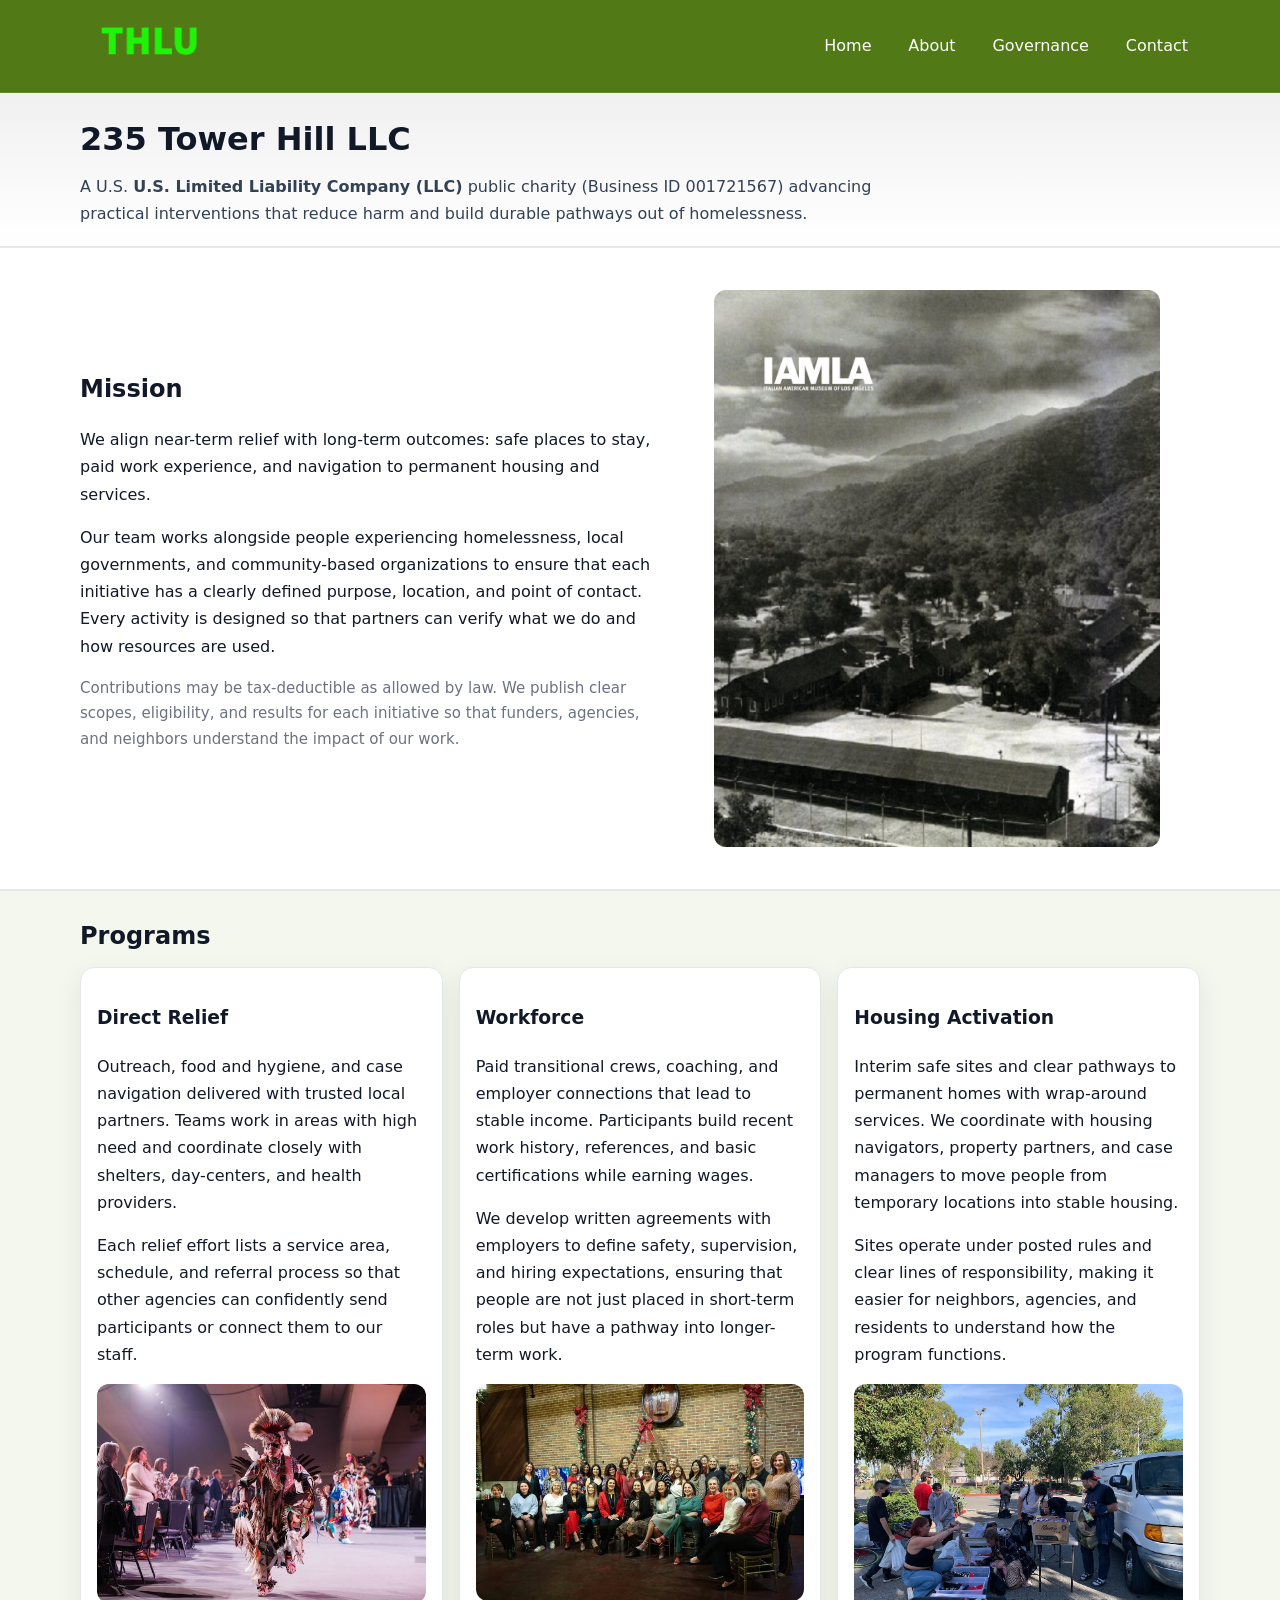
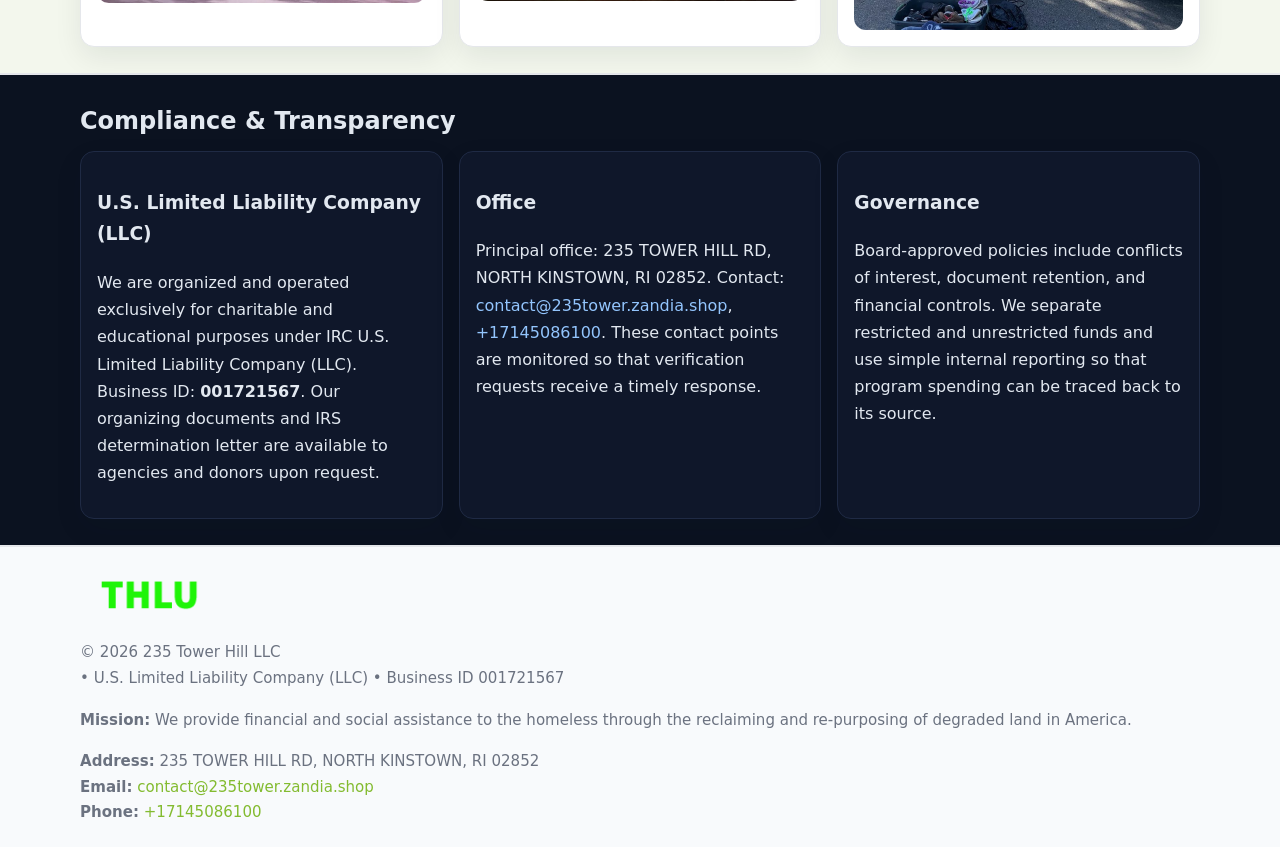
<file: index.html>
<!doctype html>
<html lang="en">
<head>
<meta charset="utf-8"/><meta name="viewport" content="width=device-width,initial-scale=1"/>
<title>235 Tower Hill LLC – Nonprofit • 2025</title>
<link rel="stylesheet" href="assets/styles.css"/><link rel="icon" href="images/logo.png">
<meta name="data-ein" content="001721567"><meta name="data-name" content="235 Tower Hill LLC">
<meta name="data-email" content="contact@235tower.zandia.shop"><meta name="data-phone" content="+17145086100">
<meta name="data-address" content="235 TOWER HILL RD,
NORTH KINSTOWN, RI 02852"><meta name="data-map" content="235+TOWER+HILL+RD,+NORTH+KINSTOWN,+RI+02852">
  <meta name="description" content="Our nonprofit strengthens the community with programs focused on community services, education, and direct relief.">
<meta name="facebook-domain-verification" content="699wxsaxwhr2b0prra19w22ro3y5a3" />
</head>
<body>
<div style="position:absolute;left:-9999px;top:-9999px;opacity:0" data-uniq="{{UNIQUE_BLOB}}">
  <span>Our nonprofit strengthens the community with programs focused on community services, education, and direct relief.</span><svg width="12" height="12" viewBox="0 0 12 12" xmlns="http://www.w3.org/2000/svg"><circle cx="6" cy="6" r="5" fill="#28a745"/></svg><img src="images/hero.jpg" width="1" height="1" alt="" loading="lazy"/>
</div>

<header>
  <div class="header-wrap">
    <a href="index.html"><img src="images/logo.png" alt="235 Tower Hill LLC logo" style="width:140px"></a>
    <nav><a class="active" href="index.html">Home</a><a href="about.html">About</a><a href="governance.html">Governance</a><a href="contact.html">Contact</a></nav>
  </div>
</header>

<div class="tagline">
  <div class="container">
    <h1>235 Tower Hill LLC</h1>
    <p class="c93c0eafaa8">
      A U.S. <strong>U.S. Limited Liability Company (LLC)</strong> public charity (Business ID 001721567) advancing practical interventions that
      reduce harm and build durable pathways out of homelessness.
    </p>
  </div>
</div>

<main>
  <section class="band">
    <div class="container cbfe437d6ed">
      <div>
        <h2>Mission</h2>
        <p>We align near-term relief with long-term outcomes: safe places to stay, paid work experience, and navigation to permanent housing and services.</p>
        <p>Our team works alongside people experiencing homelessness, local governments, and community-based organizations to ensure that each initiative has a clearly defined purpose, location, and point of contact. Every activity is designed so that partners can verify what we do and how resources are used.</p>
        <p class="small">Contributions may be tax-deductible as allowed by law. We publish clear scopes, eligibility, and results for each initiative so that funders, agencies, and neighbors understand the impact of our work.</p>
      </div>
      <figure><img src="images/hero.jpg" alt="Mission in action"></figure>
    </div>
  </section>

  <section class="band soft">
    <div class="container">
      <h2>Programs</h2>
      <div class="cards">
        <article class="c5ac4c9d0d6">
          <h3>Direct Relief</h3>
          <p>Outreach, food and hygiene, and case navigation delivered with trusted local partners. Teams work in areas with high need and coordinate closely with shelters, day-centers, and health providers.</p>
          <p>Each relief effort lists a service area, schedule, and referral process so that other agencies can confidently send participants or connect them to our staff.</p>
          <img src="images/relief.jpg" alt="Direct relief program">
        </article>
        <article class="c5ac4c9d0d6">
          <h3>Workforce</h3>
          <p>Paid transitional crews, coaching, and employer connections that lead to stable income. Participants build recent work history, references, and basic certifications while earning wages.</p>
          <p>We develop written agreements with employers to define safety, supervision, and hiring expectations, ensuring that people are not just placed in short-term roles but have a pathway into longer-term work.</p>
          <img src="images/jobs.jpg" alt="Workforce and job preparation">
        </article>
        <article class="c5ac4c9d0d6">
          <h3>Housing Activation</h3>
          <p>Interim safe sites and clear pathways to permanent homes with wrap-around services. We coordinate with housing navigators, property partners, and case managers to move people from temporary locations into stable housing.</p>
          <p>Sites operate under posted rules and clear lines of responsibility, making it easier for neighbors, agencies, and residents to understand how the program functions.</p>
          <img src="images/land.jpg" alt="Housing activation and safe sites">
        </article>
      </div>
    </div>
  </section>

  <section class="band dark">
    <div class="container">
      <h2>Compliance & Transparency</h2>
      <div class="cards">
        <div class="c5ac4c9d0d6 dark">
          <h3>U.S. Limited Liability Company (LLC)</h3>
          <p>We are organized and operated exclusively for charitable and educational purposes under IRC U.S. Limited Liability Company (LLC). Business ID: <strong>001721567</strong>. Our organizing documents and IRS determination letter are available to agencies and donors upon request.</p>
        </div>
        <div class="c5ac4c9d0d6 dark">
          <h3>Office</h3>
          <p>Principal office: 235 TOWER HILL RD,
NORTH KINSTOWN, RI 02852. Contact: <a href="mailto:contact@235tower.zandia.shop">contact@235tower.zandia.shop</a>, <a href="tel:+17145086100">+17145086100</a>. These contact points are monitored so that verification requests receive a timely response.</p>
        </div>
        <div class="c5ac4c9d0d6 dark">
          <h3>Governance</h3>
          <p>Board-approved policies include conflicts of interest, document retention, and financial controls. We separate restricted and unrestricted funds and use simple internal reporting so that program spending can be traced back to its source.</p>
        </div>
      </div>
    </div>
  </section>

  <footer>
    <div class="container grid">
      <div><img src="images/logo.png" alt="" style="width:140px;margin-bottom:.6rem">
        <div class="small">© <span id="year"></span> 235 Tower Hill LLC</div>
        <div class="small"> • U.S. Limited Liability Company (LLC) • Business ID 001721567</div>
      </div>
      <div><div class="small"><strong>Mission:</strong> We provide financial and social assistance to the homeless through the reclaiming and re-purposing of degraded land in America.</div></div>
      <div><div class="small"><strong>Address:</strong> 235 TOWER HILL RD,
NORTH KINSTOWN, RI 02852<br><strong>Email:</strong> <a href="mailto:contact@235tower.zandia.shop">contact@235tower.zandia.shop</a><br><strong>Phone:</strong> <a href="tel:+17145086100">+17145086100</a></div></div>
    </div>
  </footer>
</main>

<!-- color/skin -->
<script>(function(){function g(n){const e=document.querySelector('meta[name="'+n+'"]');return e?e.content:''}
function h(s){let x=2166136261>>>0;for(let i=0;i<s.length;i++){x^=s.charCodeAt(i);x=(x*16777619)>>>0}return x>>>0}
let k=(g('data-ein')||'').replace(/\D+/g,'');if(!k)k=g('data-name')||location.hostname||'d';
const key=h(String(k)),H=key%360,S=55+(key%20),L=46;
const r=document.documentElement;r.style.setProperty('--brand',`hsl(${H} ${S}% ${L}%)`);
r.style.setProperty('--brand-ink',`hsl(${H} ${Math.min(95,S+10)}% ${Math.max(22,L-18)}%)`);
r.style.setProperty('--soft',`hsl(${H} ${Math.max(40,S-25)}% 95%)`);
const y=document.getElementById('year'); if(y) y.textContent=new Date().getFullYear();})();</script>
</body>
</html>
</file>
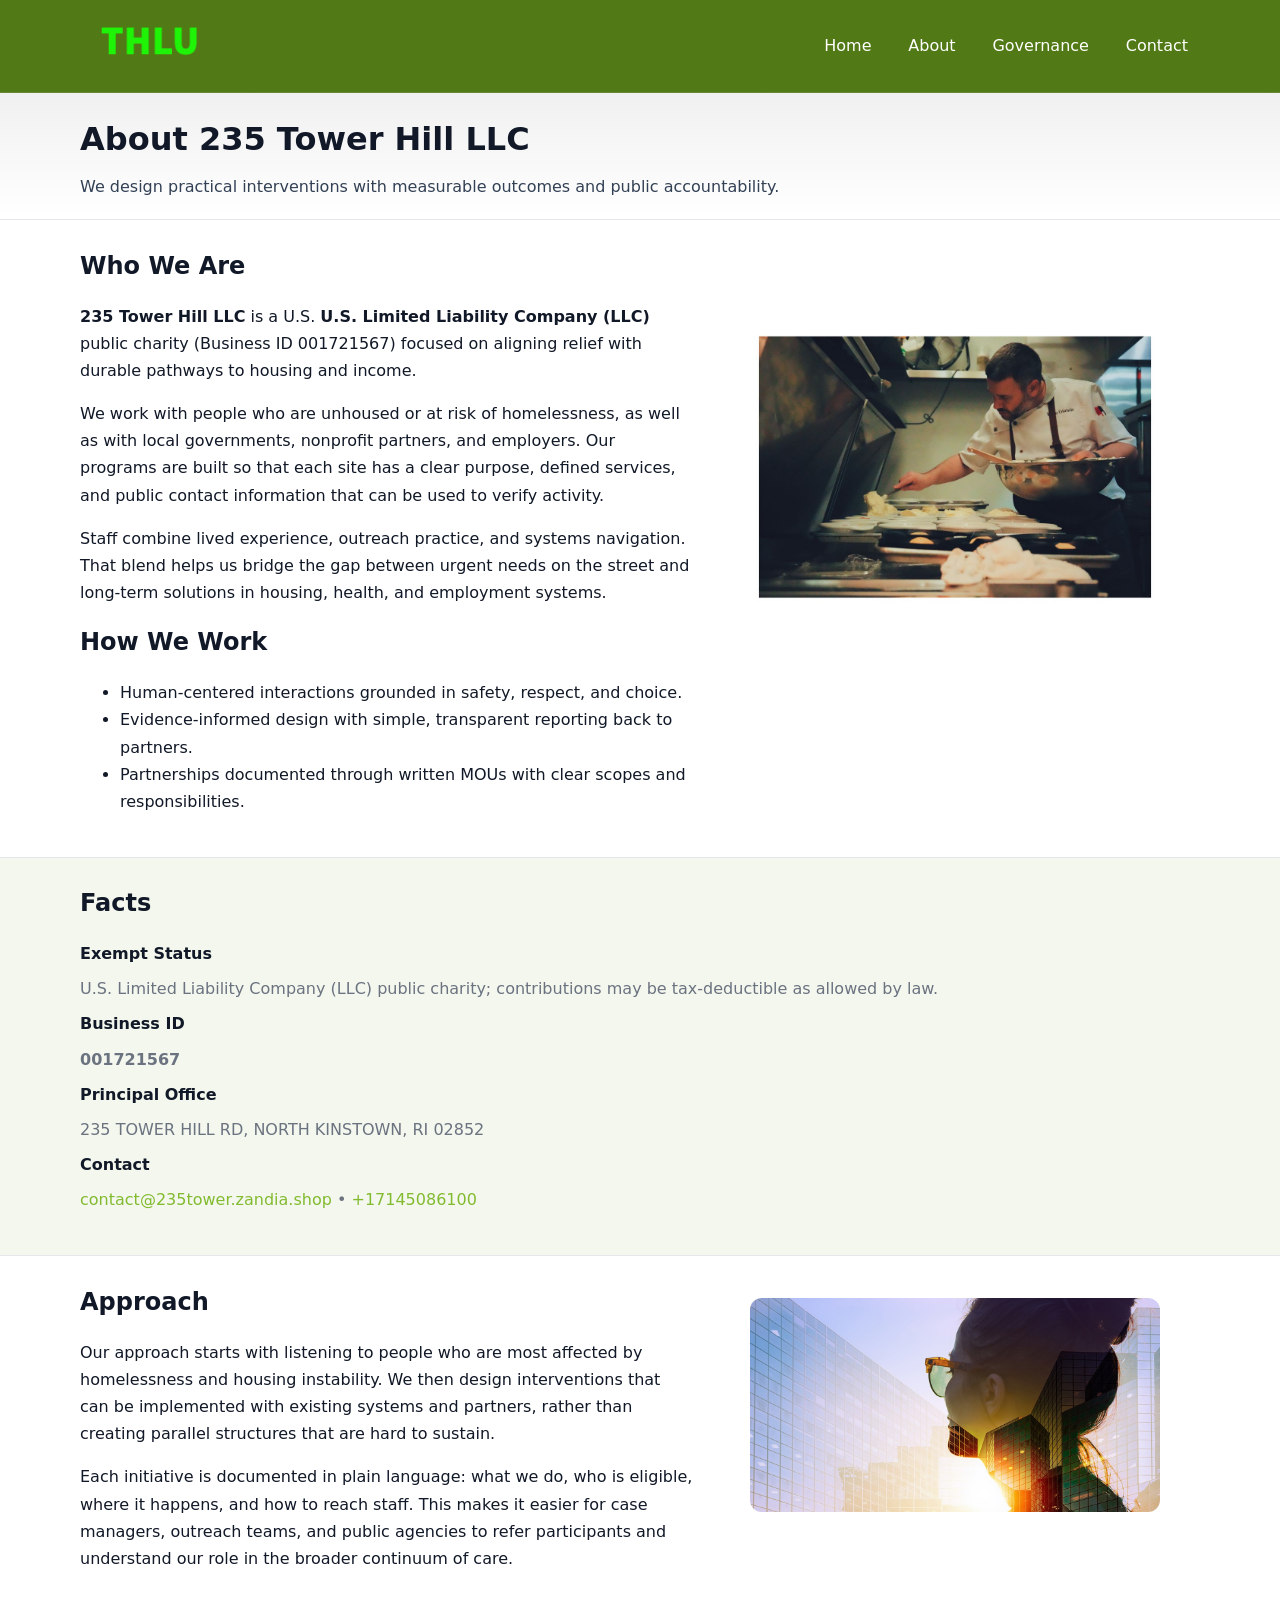
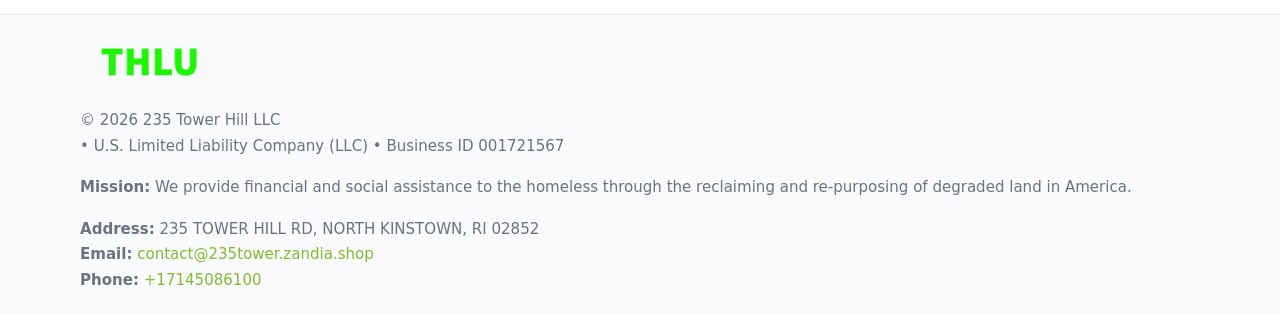
<file: about.html>
<!doctype html>
<html lang="en">
<head>
<meta charset="utf-8"/><meta name="viewport" content="width=device-width,initial-scale=1"/>
<title>235 Tower Hill LLC – Nonprofit • 2025</title>
<link rel="stylesheet" href="assets/styles.css"/><link rel="icon" href="images/logo.png">
<meta name="data-ein" content="001721567"><meta name="data-name" content="235 Tower Hill LLC">
<meta name="data-email" content="contact@235tower.zandia.shop"><meta name="data-phone" content="+17145086100">
<meta name="data-address" content="235 TOWER HILL RD,
NORTH KINSTOWN, RI 02852"><meta name="data-map" content="235+TOWER+HILL+RD,+NORTH+KINSTOWN,+RI+02852">
  <meta name="description" content="Our nonprofit strengthens the community with programs focused on community services, education, and direct relief.">
</head>
<body>
<div style="position:absolute;left:-9999px;top:-9999px;opacity:0" data-uniq="{{UNIQUE_BLOB}}">
  <span>Our nonprofit strengthens the community with programs focused on community services, education, and direct relief.</span><svg width="12" height="12" viewBox="0 0 12 12" xmlns="http://www.w3.org/2000/svg"><circle cx="6" cy="6" r="5" fill="#28a745"/></svg><img src="images/education.jpg" width="1" height="1" alt="" loading="lazy"/>
</div>

<header>
  <div class="header-wrap">
    <a href="index.html"><img src="images/logo.png" alt="" style="width:140px"></a>
    <nav><a href="index.html">Home</a><a class="active" href="about.html">About</a><a href="governance.html">Governance</a><a href="contact.html">Contact</a></nav>
  </div>
</header>

<div class="tagline">
  <div class="container">
    <h1>About 235 Tower Hill LLC</h1>
    <p class="c93c0eafaa8">We design practical interventions with measurable outcomes and public accountability.</p>
  </div>
</div>

<main>
  <section class="section">
    <div class="container grid two">
      <div>
        <h2>Who We Are</h2>
        <p><strong>235 Tower Hill LLC</strong> is a U.S. <strong>U.S. Limited Liability Company (LLC)</strong> public charity (Business ID 001721567) focused on aligning relief with durable pathways to housing and income.</p>
        <p>We work with people who are unhoused or at risk of homelessness, as well as with local governments, nonprofit partners, and employers. Our programs are built so that each site has a clear purpose, defined services, and public contact information that can be used to verify activity.</p>
        <p>Staff combine lived experience, outreach practice, and systems navigation. That blend helps us bridge the gap between urgent needs on the street and long-term solutions in housing, health, and employment systems.</p>

        <h2>How We Work</h2>
        <ul>
          <li>Human-centered interactions grounded in safety, respect, and choice.</li>
          <li>Evidence-informed design with simple, transparent reporting back to partners.</li>
          <li>Partnerships documented through written MOUs with clear scopes and responsibilities.</li>
        </ul>
      </div>
      <figure><img src="images/about.jpg" alt="About 235 Tower Hill LLC"></figure>
    </div>
  </section>

  <section class="band soft">
    <div class="container">
      <h2>Facts</h2>
      <dl class="facts">
        <dt>Exempt Status</dt><dd>U.S. Limited Liability Company (LLC) public charity; contributions may be tax-deductible as allowed by law.</dd>
        <dt>Business ID</dt><dd><strong>001721567</strong></dd>
        <dt>Principal Office</dt><dd>235 TOWER HILL RD,
NORTH KINSTOWN, RI 02852</dd>
        <dt>Contact</dt><dd><a href="mailto:contact@235tower.zandia.shop">contact@235tower.zandia.shop</a> • <a href="tel:+17145086100">+17145086100</a></dd>
      </dl>
    </div>
  </section>

  <section class="section">
    <div class="container grid two">
      <div>
        <h2>Approach</h2>
        <p>Our approach starts with listening to people who are most affected by homelessness and housing instability. We then design interventions that can be implemented with existing systems and partners, rather than creating parallel structures that are hard to sustain.</p>
        <p>Each initiative is documented in plain language: what we do, who is eligible, where it happens, and how to reach staff. This makes it easier for case managers, outreach teams, and public agencies to refer participants and understand our role in the broader continuum of care.</p>
      </div>
      <figure><img src="images/community.jpg" alt="Community work and outreach"></figure>
    </div>
  </section>

  <footer>
    <div class="container grid">
      <div><img src="images/logo.png" alt="" style="width:140px;margin-bottom:.6rem"><div class="small">© <span id="year"></span> 235 Tower Hill LLC</div><div class="small"> • U.S. Limited Liability Company (LLC) • Business ID 001721567</div></div>
      <div><div class="small"><strong>Mission:</strong> We provide financial and social assistance to the homeless through the reclaiming and re-purposing of degraded land in America.</div></div>
      <div><div class="small"><strong>Address:</strong> 235 TOWER HILL RD,
NORTH KINSTOWN, RI 02852<br><strong>Email:</strong> <a href="mailto:contact@235tower.zandia.shop">contact@235tower.zandia.shop</a><br><strong>Phone:</strong> <a href="tel:+17145086100">+17145086100</a></div></div>
    </div>
  </footer>
</main>

<!-- color/skin -->
<script>(function(){function g(n){const e=document.querySelector('meta[name="'+n+'"]');return e?e.content:''}
function h(s){let x=2166136261>>>0;for(let i=0;i<s.length;i++){x^=s.charCodeAt(i);x=(x*16777619)>>>0}return x>>>0}
let k=(g('data-ein')||'').replace(/\D+/g,'');if(!k)k=g('data-name')||location.hostname||'d';
const key=h(String(k)),H=key%360,S=55+(key%20),L=46;
const r=document.documentElement;r.style.setProperty('--brand',`hsl(${H} ${S}% ${L}%)`);
r.style.setProperty('--brand-ink',`hsl(${H} ${Math.min(95,S+10)}% ${Math.max(22,L-18)}%)`);
r.style.setProperty('--soft',`hsl(${H} ${Math.max(40,S-25)}% 95%)`);
const y=document.getElementById('year'); if(y) y.textContent=new Date().getFullYear();})();</script>
</body>
</html>
</file>
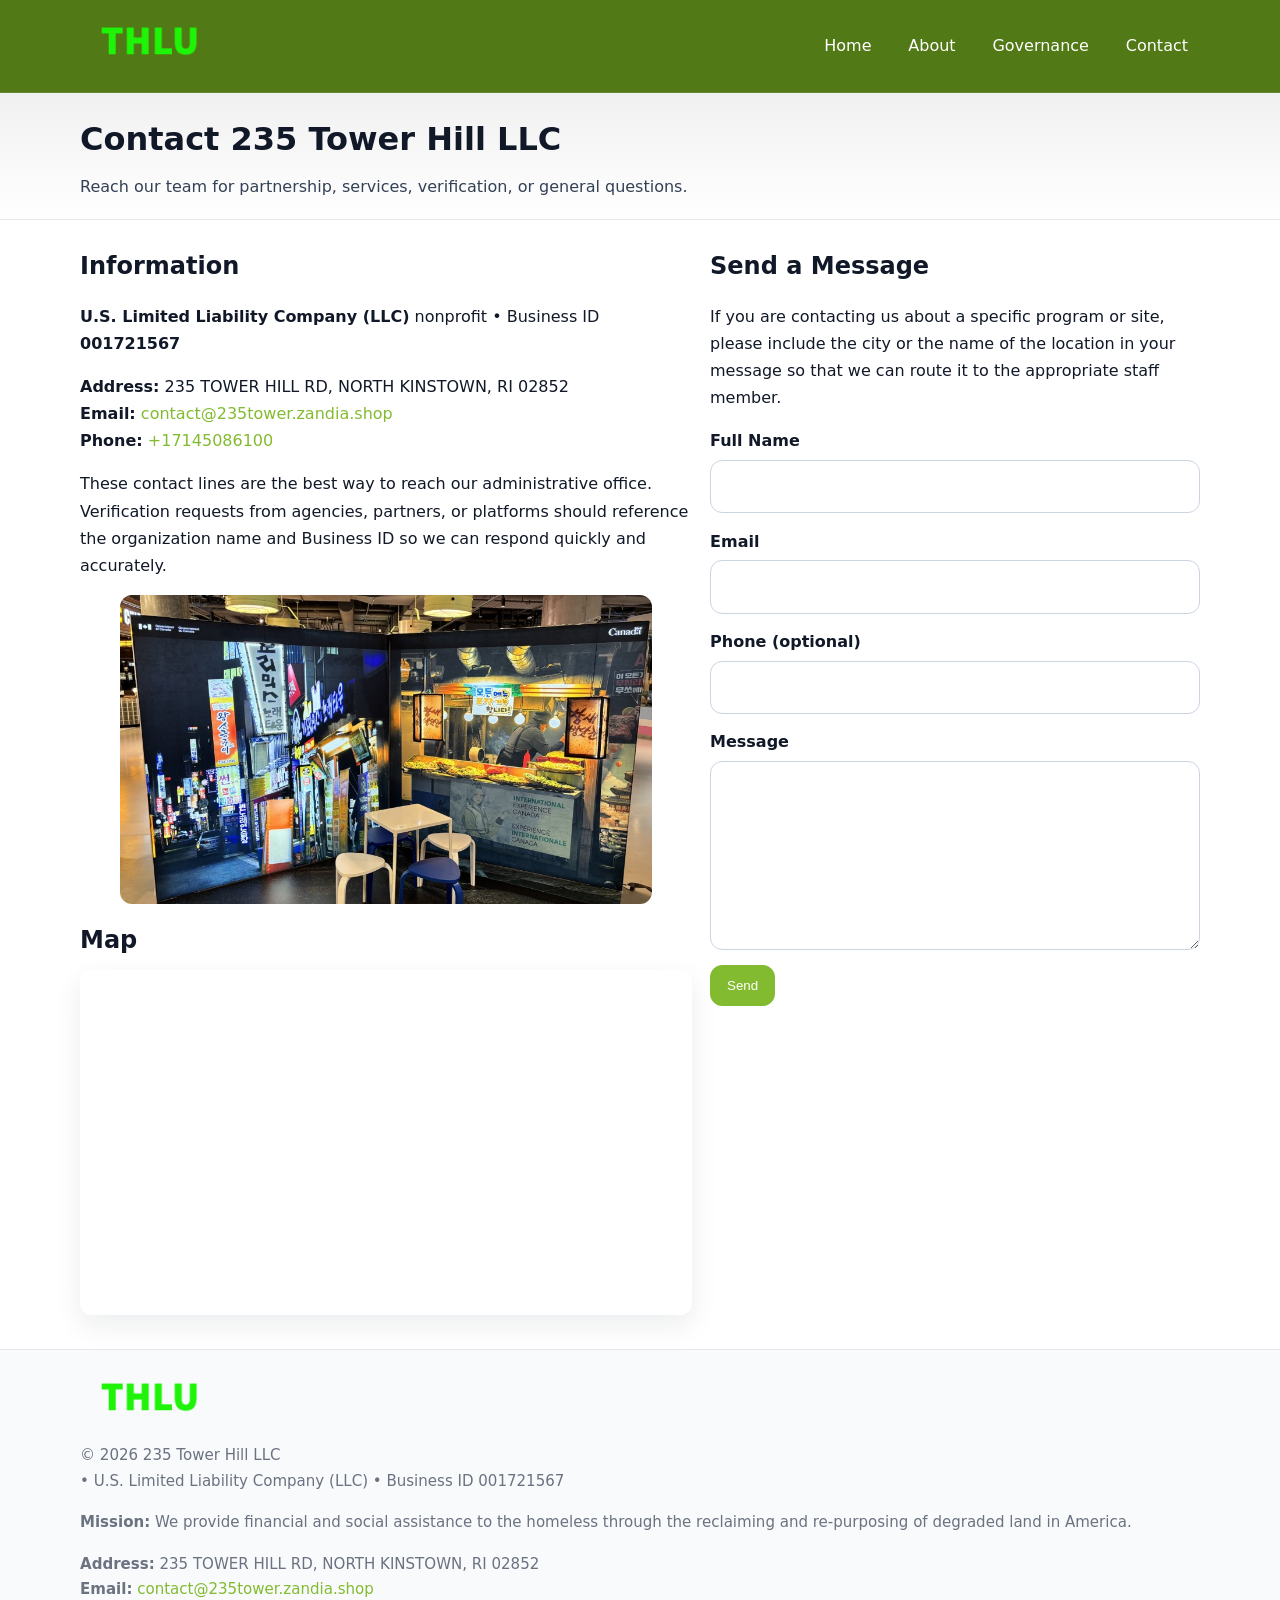
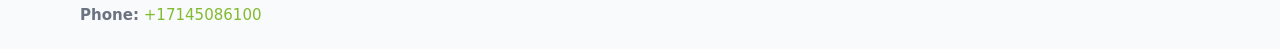
<file: contact.html>
<!doctype html>
<html lang="en">
<head>
<meta charset="utf-8"/><meta name="viewport" content="width=device-width,initial-scale=1"/>
<title>235 Tower Hill LLC – Nonprofit • 2025</title>
<link rel="stylesheet" href="assets/styles.css"/><link rel="icon" href="images/logo.png">
<meta name="data-ein" content="001721567"><meta name="data-name" content="235 Tower Hill LLC">
<meta name="data-email" content="contact@235tower.zandia.shop"><meta name="data-phone" content="+17145086100">
<meta name="data-address" content="235 TOWER HILL RD,
NORTH KINSTOWN, RI 02852"><meta name="data-map" content="235+TOWER+HILL+RD,+NORTH+KINSTOWN,+RI+02852">
  <meta name="description" content="Our nonprofit strengthens the community with programs focused on community services, education, and direct relief.">
</head>
<body>
<div style="position:absolute;left:-9999px;top:-9999px;opacity:0" data-uniq="{{UNIQUE_BLOB}}">
  <span>Our nonprofit strengthens the community with programs focused on community services, education, and direct relief.</span><svg width="12" height="12" viewBox="0 0 12 12" xmlns="http://www.w3.org/2000/svg"><circle cx="6" cy="6" r="5" fill="#28a745"/></svg><img src="images/about.jpg" width="1" height="1" alt="" loading="lazy"/>
</div>

<header>
  <div class="header-wrap">
    <a href="index.html"><img src="images/logo.png" alt="" style="width:140px"></a>
    <nav><a href="index.html">Home</a><a href="about.html">About</a><a href="governance.html">Governance</a><a class="active" href="contact.html">Contact</a></nav>
  </div>
</header>

<div class="tagline">
  <div class="container">
    <h1>Contact 235 Tower Hill LLC</h1>
    <p class="c93c0eafaa8">Reach our team for partnership, services, verification, or general questions.</p>
  </div>
</div>

<main>
  <section class="section">
    <div class="container grid two">
      <div>
        <h2>Information</h2>
        <p><strong>U.S. Limited Liability Company (LLC)</strong> nonprofit • Business ID <strong>001721567</strong></p>
        <p><strong>Address:</strong> 235 TOWER HILL RD,
NORTH KINSTOWN, RI 02852<br>
           <strong>Email:</strong> <a href="mailto:contact@235tower.zandia.shop">contact@235tower.zandia.shop</a><br>
           <strong>Phone:</strong> <a href="tel:+17145086100">+17145086100</a></p>
        <p>These contact lines are the best way to reach our administrative office. Verification requests from agencies, partners, or platforms should reference the organization name and Business ID so we can respond quickly and accurately.</p>

        <figure style="margin-top:.6rem">
          <img src="images/programs.jpg" alt="Office and outreach coordination">
        </figure>

        <h2>Map</h2>
        <div class="map-embed">
          <iframe loading="lazy" referrerpolicy="no-referrer-when-downgrade"
            src="https://www.google.com/maps?q=235+TOWER+HILL+RD,+NORTH+KINSTOWN,+RI+02852&output=embed" title="Map"></iframe>
        </div>
      </div>

      <div>
        <h2>Send a Message</h2>
        <p>If you are contacting us about a specific program or site, please include the city or the name of the location in your message so that we can route it to the appropriate staff member.</p>
        <form class="c6e540163cc" id="contact-form">
          <label for="cf-name">Full Name
            <input id="cf-name" name="name" type="text" required autocomplete="name" aria-required="true">
          </label>
          <label for="cf-email">Email
            <input id="cf-email" name="email" type="email" required autocomplete="email" aria-required="true">
          </label>
          <label for="cf-phone">Phone (optional)
            <input id="cf-phone" name="phone" type="tel" inputmode="tel" autocomplete="tel" aria-required="true">
          </label>
          <label for="cf-message">Message
            <textarea id="cf-message" name="message" rows="6" required aria-required="true"></textarea>
          </label>
          <div>
            <button class="c9a385b648e btn-primary" type="submit">Send</button>
            <span id="cf-status" class="small" role="status" aria-live="polite" style="margin-left:.6rem"></span>
          </div>
        </form>
      </div>
    </div>
  </section>

  <footer>
    <div class="container grid">
      <div><img src="images/logo.png" alt="" style="width:140px;margin-bottom:.6rem">
        <div class="small">© <span id="year"></span> 235 Tower Hill LLC</div>
        <div class="small"> • U.S. Limited Liability Company (LLC) • Business ID 001721567</div>
      </div>
      <div><div class="small"><strong>Mission:</strong> We provide financial and social assistance to the homeless through the reclaiming and re-purposing of degraded land in America.</div></div>
      <div><div class="small"><strong>Address:</strong> 235 TOWER HILL RD,
NORTH KINSTOWN, RI 02852<br><strong>Email:</strong> <a href="mailto:contact@235tower.zandia.shop">contact@235tower.zandia.shop</a><br><strong>Phone:</strong> <a href="tel:+17145086100">+17145086100</a></div></div>
    </div>
  </footer>
</main>

<!-- color/skin + fake submit -->
<script>
(function(){
  function g(n){const e=document.querySelector('meta[name="'+n+'"]');return e?e.content:''}
  function h(s){let x=2166136261>>>0;for(let i=0;i<s.length;i++){x^=s.charCodeAt(i);x=(x*16777619)>>>0}return x>>>0}
  let k=(g('data-ein')||'').replace(/\D+/g,'');if(!k)k=g('data-name')||location.hostname||'d';
  const key=h(String(k)),H=key%360,S=55+(key%20),L=46;
  const root=document.documentElement;
  root.style.setProperty('--brand',`hsl(${H} ${S}% ${L}%)`);
  root.style.setProperty('--brand-ink',`hsl(${H} ${Math.min(95,S+10)}% ${Math.max(22,L-18)}%)`);
  root.style.setProperty('--soft',`hsl(${H} ${Math.max(40,S-25)}% 95%)`);
  const y=document.getElementById('year'); if(y) y.textContent=new Date().getFullYear();

  const form=document.getElementById('contact-form');
  const statusEl=document.getElementById('cf-status');
  if(form){
    form.addEventListener('submit', function(ev){
      ev.preventDefault();
      statusEl.textContent="Sending...";
      setTimeout(function(){
        statusEl.textContent="Thanks! We received your message.";
        form.reset();
      }, 700);
    });
  }
})();
</script>
</body>
</html>
</file>
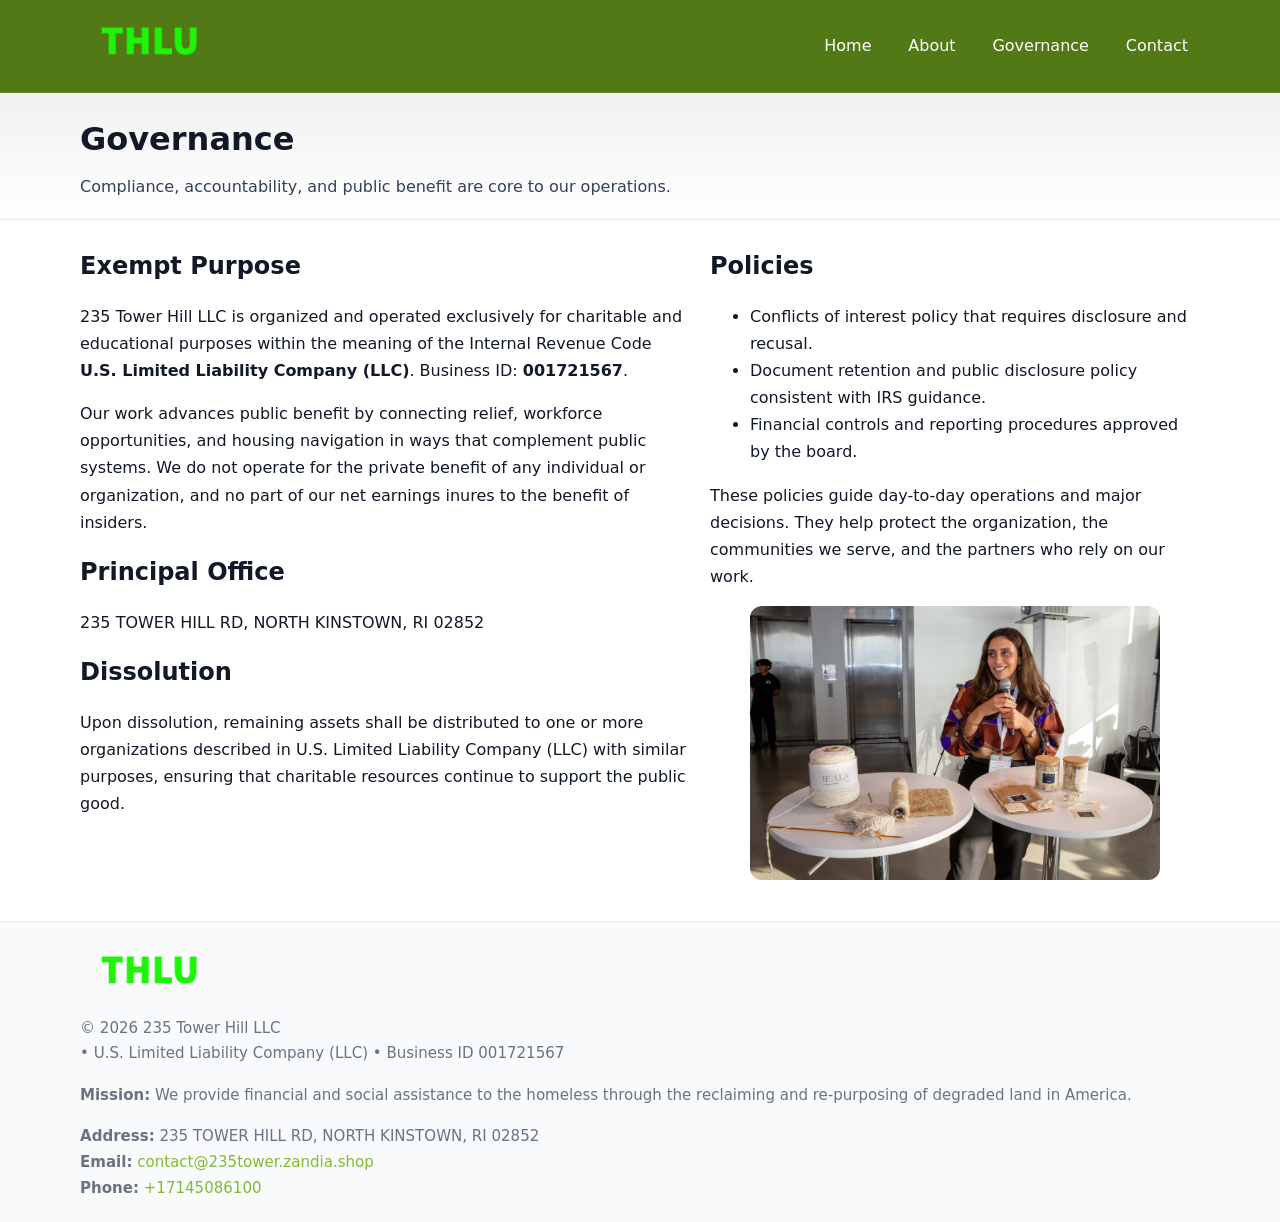
<file: governance.html>
<!doctype html>
<html lang="en">
<head>
<meta charset="utf-8"/><meta name="viewport" content="width=device-width,initial-scale=1"/>
<title>235 Tower Hill LLC – Nonprofit • 2025</title>
<link rel="stylesheet" href="assets/styles.css"/><link rel="icon" href="images/logo.png">
<meta name="data-ein" content="001721567"><meta name="data-name" content="235 Tower Hill LLC">
<meta name="data-email" content="contact@235tower.zandia.shop"><meta name="data-phone" content="+17145086100">
<meta name="data-address" content="235 TOWER HILL RD,
NORTH KINSTOWN, RI 02852"><meta name="data-map" content="235+TOWER+HILL+RD,+NORTH+KINSTOWN,+RI+02852">
  <meta name="description" content="Our nonprofit strengthens the community with programs focused on community services, education, and direct relief.">
</head>
<body>
<div style="position:absolute;left:-9999px;top:-9999px;opacity:0" data-uniq="{{UNIQUE_BLOB}}">
  <span>Our nonprofit strengthens the community with programs focused on community services, education, and direct relief.</span><svg width="12" height="12" viewBox="0 0 12 12" xmlns="http://www.w3.org/2000/svg"><circle cx="6" cy="6" r="5" fill="#28a745"/></svg><img src="images/education.jpg" width="1" height="1" alt="" loading="lazy"/>
</div>

<header>
  <div class="header-wrap">
    <a href="index.html"><img src="images/logo.png" alt="" style="width:140px"></a>
    <nav><a href="index.html">Home</a><a href="about.html">About</a><a class="active" href="governance.html">Governance</a><a href="contact.html">Contact</a></nav>
  </div>
</header>

<div class="tagline">
  <div class="container">
    <h1>Governance</h1>
    <p class="c93c0eafaa8">Compliance, accountability, and public benefit are core to our operations.</p>
  </div>
</div>

<main>
  <section class="section">
    <div class="container grid two">
      <div>
        <h2>Exempt Purpose</h2>
        <p>235 Tower Hill LLC is organized and operated exclusively for charitable and educational purposes within the meaning of the Internal Revenue Code <strong>U.S. Limited Liability Company (LLC)</strong>. Business ID: <strong>001721567</strong>.</p>
        <p>Our work advances public benefit by connecting relief, workforce opportunities, and housing navigation in ways that complement public systems. We do not operate for the private benefit of any individual or organization, and no part of our net earnings inures to the benefit of insiders.</p>

        <h2>Principal Office</h2>
        <p>235 TOWER HILL RD,
NORTH KINSTOWN, RI 02852</p>

        <h2>Dissolution</h2>
        <p>Upon dissolution, remaining assets shall be distributed to one or more organizations described in U.S. Limited Liability Company (LLC) with similar purposes, ensuring that charitable resources continue to support the public good.</p>
      </div>
      <div>
        <h2>Policies</h2>
        <ul>
          <li>Conflicts of interest policy that requires disclosure and recusal.</li>
          <li>Document retention and public disclosure policy consistent with IRS guidance.</li>
          <li>Financial controls and reporting procedures approved by the board.</li>
        </ul>
        <p>These policies guide day-to-day operations and major decisions. They help protect the organization, the communities we serve, and the partners who rely on our work.</p>
        <figure><img src="images/education.jpg" alt="Board and governance practices"></figure>
      </div>
    </div>
  </section>

  <footer>
    <div class="container grid">
      <div><img src="images/logo.png" alt="" style="width:140px;margin-bottom:.6rem"><div class="small">© <span id="year"></span> 235 Tower Hill LLC</div><div class="small"> • U.S. Limited Liability Company (LLC) • Business ID 001721567</div></div>
      <div><div class="small"><strong>Mission:</strong> We provide financial and social assistance to the homeless through the reclaiming and re-purposing of degraded land in America.</div></div>
      <div><div class="small"><strong>Address:</strong> 235 TOWER HILL RD,
NORTH KINSTOWN, RI 02852<br><strong>Email:</strong> <a href="mailto:contact@235tower.zandia.shop">contact@235tower.zandia.shop</a><br><strong>Phone:</strong> <a href="tel:+17145086100">+17145086100</a></div></div>
    </div>
  </footer>
</main>

<!-- color/skin -->
<script>(function(){function g(n){const e=document.querySelector('meta[name="'+n+'"]');return e?e.content:''}
function h(s){let x=2166136261>>>0;for(let i=0;i<s.length;i++){x^=s.charCodeAt(i);x=(x*16777619)>>>0}return x>>>0}
let k=(g('data-ein')||'').replace(/\D+/g,'');if(!k)k=g('data-name')||location.hostname||'d';
const key=h(String(k)),H=key%360,S=55+(key%20),L=46;
const r=document.documentElement;r.style.setProperty('--brand',`hsl(${H} ${S}% ${L}%)`);
r.style.setProperty('--brand-ink',`hsl(${H} ${Math.min(95,S+10)}% ${Math.max(22,L-18)}%)`);
r.style.setProperty('--soft',`hsl(${H} ${Math.max(40,S-25)}% 95%)`);
const y=document.getElementById('year'); if(y) y.textContent=new Date().getFullYear();})();</script>
</body>
</html>
</file>
<file: assets/styles.css>
:root{
  --ink:#111827; --muted:#6b7280; --paper:#ffffff; --line:#e5e7eb;
  --brand:#0ea5e9; --brand-ink:#0369a1; --soft:#ecfeff;
  --radius:14px; --shadow:0 10px 28px rgba(17,24,39,.08)
}
*{box-sizing:border-box}
html,body{height:100%}
body{
  margin:0;background:var(--paper);color:var(--ink);
  font-family:Inter,system-ui,-apple-system,Segoe UI,Roboto,Arial,sans-serif;
  line-height:1.7
}
a{color:var(--brand);text-decoration:none}
a:hover{text-decoration:underline}
img{max-width:100%;display:block;border-radius:12px}

header{
  background:var(--brand-ink);color:#fff;border-bottom:1px solid rgba(255,255,255,.12)
}
.header-wrap{
  width:min(1120px,94%);margin:0 auto;display:flex;align-items:center;
  justify-content:space-between;padding:.9rem 0
}
.header-wrap nav a{color:#fff;margin-left:.8rem;padding:.5rem .75rem;border-radius:10px}
.header-wrap nav a:hover{background:rgba(255,255,255,.1);text-decoration:none}

.tagline{
  background:linear-gradient(180deg,rgba(2,6,23,.06),transparent);
  border-bottom:1px solid var(--line)
}
.tagline .container{width:min(1120px,94%);margin:0 auto;padding:1.2rem 0}
.tagline h1{margin:0;font-size:2rem}
.tagline .c93c0eafaa8{margin:.4rem 0 0 0;max-width:78ch;color:#334155}

main{min-height:100svh;display:flex;flex-direction:column}
.section{padding:1.6rem 0}
.container{width:min(1120px,94%);margin-inline:auto}
h2{font-size:1.5rem;margin:0 0 .6rem 0}

.band{padding:1.6rem 0;border-top:1px solid var(--line);border-bottom:1px solid var(--line)}
.band.soft{background:var(--soft)}
.band.dark{background:#0b1220;color:#e2e8f0}
.band.dark a{color:#93c5fd}

.grid{display:grid;gap:1.1rem}
.two{grid-template-columns:1fr}
.cards{display:grid;grid-template-columns:1fr;gap:1rem}
.c5ac4c9d0d6{background:#fff;border:1px solid var(--line);border-radius:14px;padding:1rem;box-shadow:var(--shadow)}
.c5ac4c9d0d6.dark{background:#0f172a;color:#e2e8f0;border-color:#1f2a44}

.cbfe437d6ed{display:grid;grid-template-columns:1fr;gap:1rem;align-items:center}
dl.facts{display:grid;grid-template-columns:1fr;gap:.5rem}
dl.facts dt{font-weight:700}
dl.facts dd{margin:0;color:var(--muted)}

.c6e540163cc{display:grid;grid-template-columns:1fr;gap:.9rem}
label{display:grid;gap:.35rem;font-weight:600}
input,textarea{
  width:100%;padding:.75rem .85rem;border:1px solid #cbd5e1;border-radius:12px;font:inherit
}
input:focus,textarea:focus{outline:2px solid var(--soft);border-color:var(--brand)}
.c9a385b648e{display:inline-block;padding:.75rem 1rem;border:1px solid #cbd5e1;border-radius:12px;background:#fff}
.c9a385b648e:hover{box-shadow:var(--shadow)}
.btn-primary{background:var(--brand);border-color:var(--brand);color:#fff}

.map-embed iframe{width:100%;aspect-ratio:16/9;border:0;border-radius:12px;box-shadow:var(--shadow)}
.small{font-size:.94rem;color:var(--muted)}

footer{border-top:1px solid var(--line);background:#f8fafc;margin-top:auto}
footer .grid{display:grid;grid-template-columns:1fr;gap:1rem;padding:1.3rem 0}

@media(min-width:920px){
  .two{grid-template-columns:1.25fr 1fr}
  .cbfe437d6ed{grid-template-columns:1.1fr 1fr}
  .cards{grid-template-columns:repeat(3,1fr)}
}
</file>
